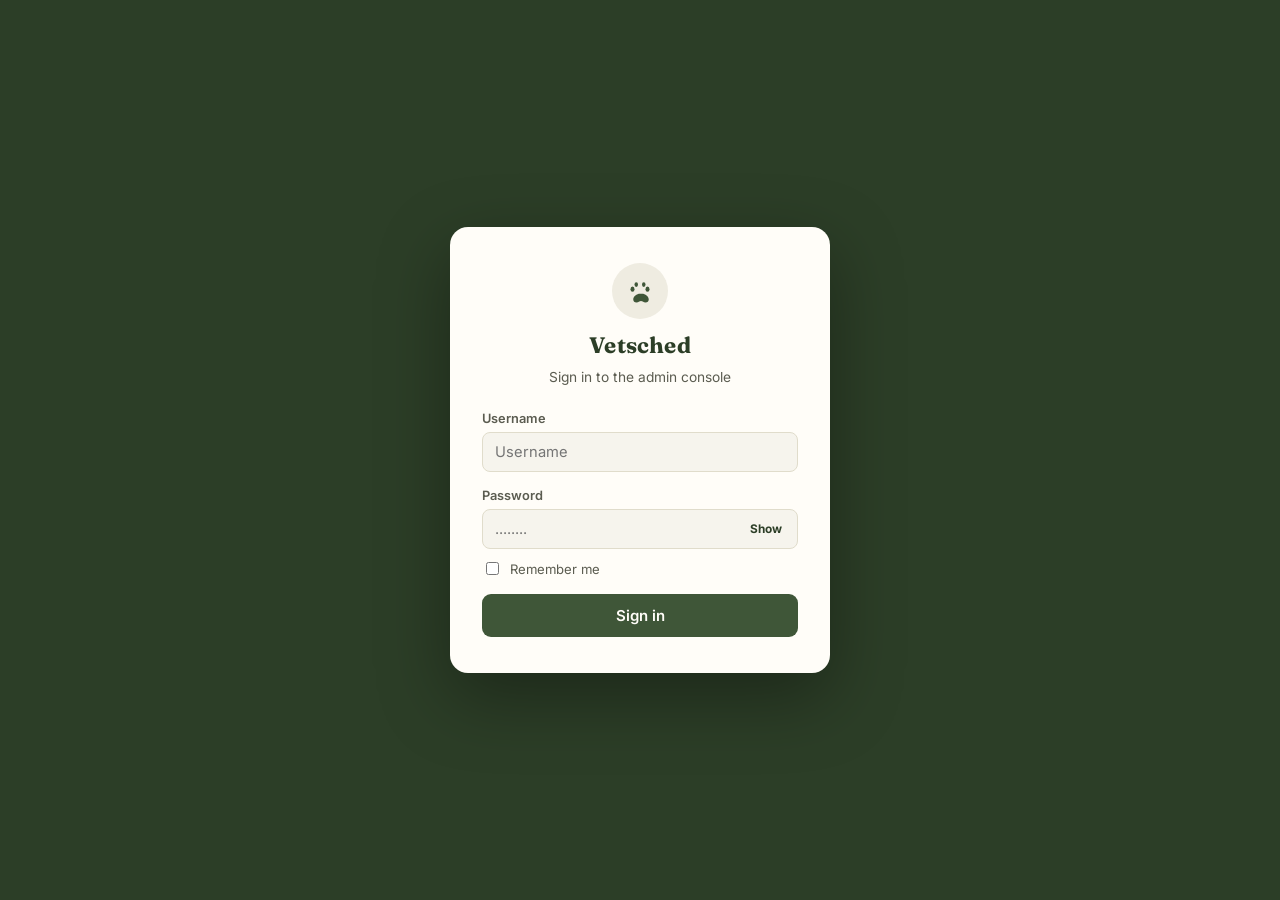
<file: index.html>
<!DOCTYPE html>
<html lang="en">
<head>
<meta charset="UTF-8">
<meta name="viewport" content="width=device-width, initial-scale=1.0">
<title>Vetsched Admin</title>
<link rel="preconnect" href="https://fonts.googleapis.com">
<link href="https://fonts.googleapis.com/css2?family=Fraunces:opsz,wght@9..144,400;9..144,500;9..144,600;9..144,700&family=Inter:wght@400;500;600;700&display=swap" rel="stylesheet">
<link rel="stylesheet" href="vetsched-admin.css">
</head>
<body>

<div class="login-screen" id="loginScreen">
  <div class="login-card">
    <div class="login-logo">
      <div class="login-logo-circle">
        <svg viewBox="0 0 24 24" fill="none"><path d="M12 14.2c-2.6 0-5.4 2-5.4 4.6 0 1.4 1.1 2.4 2.5 2.4.9 0 1.6-.4 2.3-.8.4-.3.9-.5 1.4-.5s1 .2 1.4.5c.7.4 1.4.8 2.3.8 1.4 0 2.5-1 2.5-2.4 0-2.6-2.8-4.6-5.4-4.6z" fill="#3f5638"/><ellipse cx="6" cy="10.5" rx="1.6" ry="2.1" fill="#3f5638"/><ellipse cx="18" cy="10.5" rx="1.6" ry="2.1" fill="#3f5638"/><ellipse cx="9" cy="6.8" rx="1.4" ry="1.9" fill="#3f5638"/><ellipse cx="15" cy="6.8" rx="1.4" ry="1.9" fill="#3f5638"/></svg>
      </div>
      <span class="brand-text">Vetsched</span>
    </div>
    <p class="login-sub">Sign in to the admin console</p>
    <div class="login-error" id="loginError">That username or password isn't right.</div>
    <div class="field">
      <label for="loginUser">Username</label>
      <input type="text" id="loginUser" placeholder="Username" autocomplete="username">
    </div>
    <div class="field password-field-wrap">
      <label for="loginPass">Password</label>
      <div class="password-input-wrap">
        <input type="password" id="loginPass" placeholder="........" autocomplete="current-password">
        <button type="button" class="password-toggle-btn" id="loginPasswordToggle" aria-label="Show password">Show</button>
      </div>
    </div>
    <label class="remember-row" for="rememberMe">
      <input type="checkbox" id="rememberMe">
      <span>Remember me</span>
    </label>
    <button class="login-submit" id="loginSubmit">Sign in</button>
  </div>
</div>

<div class="app" id="appRoot">
  <aside class="sidebar">
    <div class="brand-row">
      <div class="brand">
        <svg viewBox="0 0 24 24" fill="none"><path d="M12 14.2c-2.6 0-5.4 2-5.4 4.6 0 1.4 1.1 2.4 2.5 2.4.9 0 1.6-.4 2.3-.8.4-.3.9-.5 1.4-.5s1 .2 1.4.5c.7.4 1.4.8 2.3.8 1.4 0 2.5-1 2.5-2.4 0-2.6-2.8-4.6-5.4-4.6z" fill="#d7ddd0"/><ellipse cx="6" cy="10.5" rx="1.6" ry="2.1" fill="#d7ddd0"/><ellipse cx="18" cy="10.5" rx="1.6" ry="2.1" fill="#d7ddd0"/><ellipse cx="9" cy="6.8" rx="1.4" ry="1.9" fill="#d7ddd0"/><ellipse cx="15" cy="6.8" rx="1.4" ry="1.9" fill="#d7ddd0"/></svg>
        <span class="brand-text">Vetsched</span>
      </div>
      <button class="hamburger-btn" id="hamburgerBtn" title="Menu">
        <svg viewBox="0 0 24 24" fill="none" stroke="currentColor" stroke-width="2" stroke-linecap="round"><path d="M4 6h16"/><path d="M4 12h16"/><path d="M4 18h16"/></svg>
      </button>
      <div class="nav-menu" id="navMenu">
        <button class="nav-menu-item" id="navSubjects" data-view="subjects">
          <svg viewBox="0 0 24 24" fill="none" stroke="currentColor" stroke-width="2"><path d="M4 19.5A2.5 2.5 0 0 1 6.5 17H20"/><path d="M6.5 2H20v20H6.5A2.5 2.5 0 0 1 4 19.5v-15A2.5 2.5 0 0 1 6.5 2Z"/></svg>
          Subjects
        </button>
        <button class="nav-menu-item" id="navStudents" data-view="students">
          <svg viewBox="0 0 24 24" fill="none" stroke="currentColor" stroke-width="2"><path d="M20 21a8 8 0 0 0-16 0"/><circle cx="12" cy="7" r="4"/></svg>
          Students
        </button>
        <button class="nav-menu-item" id="navSettings" data-view="settings">
          <svg viewBox="0 0 24 24" fill="none" stroke="currentColor" stroke-width="2"><circle cx="12" cy="12" r="3"/><path d="M19.4 15a1.7 1.7 0 0 0 .3 1.9l.1.1-1.8 1.8-.1-.1a1.7 1.7 0 0 0-1.9-.3 1.7 1.7 0 0 0-1 1.6v.2h-2.6V20a1.7 1.7 0 0 0-1-1.6 1.7 1.7 0 0 0-1.9.3l-.1.1-1.8-1.8.1-.1a1.7 1.7 0 0 0 .3-1.9 1.7 1.7 0 0 0-1.6-1H6v-2.6h.2a1.7 1.7 0 0 0 1.6-1 1.7 1.7 0 0 0-.3-1.9l-.1-.1 1.8-1.8.1.1a1.7 1.7 0 0 0 1.9.3 1.7 1.7 0 0 0 1-1.6V5h2.6v.2a1.7 1.7 0 0 0 1 1.6 1.7 1.7 0 0 0 1.9-.3l.1-.1 1.8 1.8-.1.1a1.7 1.7 0 0 0-.3 1.9 1.7 1.7 0 0 0 1.6 1h.2v2.6h-.2a1.7 1.7 0 0 0-1.6 1Z"/></svg>
          Settings
        </button>
        <button class="nav-menu-item nav-logout-item" id="menuLogoutBtn">
          <svg viewBox="0 0 24 24" fill="none" stroke="currentColor" stroke-width="2"><path d="M10 17l5-5-5-5"/><path d="M15 12H3"/><path d="M21 19V5a2 2 0 0 0-2-2h-6"/></svg>
          Log out
        </button>
      </div>
    </div>

    <div id="sidebarBody"></div>

    <div class="sidebar-footer">
      <span id="loggedInAs">Admin console</span>
    </div>
  </aside>

  <main class="main">
    <div class="database-error" id="databaseError" role="alert" hidden>
      <span>Could not load data from PostgreSQL. Check your connection and try again.</span>
      <button type="button" id="retryDatabaseBtn">Retry</button>
    </div>
    <div class="main-inner" id="mainInner"></div>
  </main>
</div>

<!-- Subject modal -->
<div class="overlay" id="subjectOverlay">
  <div class="modal">
    <h3 id="subjectModalTitle">Add subject</h3>
    <div class="field">
      <label for="subjectCode">Subject code</label>
      <input type="text" id="subjectCode" placeholder="e.g. 101" maxlength="10">
      <div class="field-error" id="subjectCodeError">Give the subject a code.</div>
    </div>
    <div class="field">
      <label for="subjectName">Subject name</label>
      <input type="text" id="subjectName" placeholder="e.g. Small Animal Anatomy">
      <div class="field-error" id="subjectNameError">Give the subject a name.</div>
    </div>
    <div class="field">
      <label for="subjectYear">Year level</label>
      <select id="subjectYear">
        <option value="1">Year 1</option>
        <option value="2">Year 2</option>
        <option value="3">Year 3</option>
        <option value="4">Year 4</option>
        <option value="5">Year 5</option>
      </select>
    </div>
    <div class="field">
      <label for="subjectSemester">Semester</label>
      <select id="subjectSemester">
        <option value="1">Semester 1</option>
        <option value="2">Semester 2</option>
      </select>
    </div>
    <div class="modal-actions">
      <button class="btn-secondary" id="cancelSubject">Cancel</button>
      <button class="btn-primary" id="saveSubject">Save subject</button>
    </div>
  </div>
</div>

<!-- Section modal -->
<div class="overlay" id="sectionOverlay">
  <div class="modal">
    <h3 id="sectionModalTitle">Add section</h3>
    <div class="field">
      <label for="sectionType">Section name</label>
      <input type="text" id="sectionType" placeholder="e.g. Section A">
      <div class="field-error" id="sectionTypeError">Give the section a name.</div>
    </div>
    <div class="field">
      <label for="maxCapacity">Maximum capacity</label>
      <input type="number" id="maxCapacity" min="1" step="1" placeholder="e.g. 40">
      <div class="field-error" id="maxCapacityError">Enter a capacity greater than 0.</div>
    </div>
    <div class="modal-actions">
      <button class="btn-secondary" id="cancelSection">Cancel</button>
      <button class="btn-primary" id="saveSection">Save section</button>
    </div>
  </div>
</div>

<!-- Class modal -->
<div class="overlay" id="classOverlay">
  <div class="modal">
    <h3 id="classModalTitle">Add class</h3>
    <div class="field">
      <label for="classTypeInput">Class type</label>
      <select id="classTypeInput">
        <option value="Lecture">Lecture</option>
        <option value="Lab">Lab</option>
      </select>
    </div>
    <div class="field">
      <label>Day</label>
      <div class="day-picker" id="classDayPicker">
        <button type="button" class="class-day-toggle" data-day="Mon">Mon</button>
        <button type="button" class="class-day-toggle" data-day="Tue">Tue</button>
        <button type="button" class="class-day-toggle" data-day="Wed">Wed</button>
        <button type="button" class="class-day-toggle" data-day="Thu">Thu</button>
        <button type="button" class="class-day-toggle" data-day="Fri">Fri</button>
        <button type="button" class="class-day-toggle" data-day="Sat">Sat</button>
        <button type="button" class="class-day-toggle" data-day="Sun">Sun</button>
      </div>
      <div class="field-error" id="classDayError">Pick one day only.</div>
    </div>
    <div class="field-row">
      <div class="field"><label for="classStartTime">Start time</label><input type="time" id="classStartTime"></div>
      <div class="field"><label for="classEndTime">End time</label><input type="time" id="classEndTime"></div>
    </div>
    <div class="field-error" id="classTimeError">End time must be after start time.</div>
    <div class="field">
      <label for="classInstructor">Instructor</label>
      <select id="classInstructor"></select>
      <div class="field-error" id="classInstructorError">Select an instructor.</div>
    </div>
    <div class="field"><label for="classRoom">Room / location (optional)</label><input type="text" id="classRoom" placeholder="e.g. Surgery Hall 2"></div>
    <div class="modal-actions">
      <button class="btn-secondary" id="cancelClass">Cancel</button>
      <button class="btn-primary" id="saveClass">Save class</button>
    </div>
  </div>
</div>

<!-- Student modal -->
<div class="overlay" id="studentOverlay">
  <div class="modal">
    <h3 id="studentModalTitle">Add student</h3>
    <div class="field">
      <label for="studentId">Student ID</label>
      <input type="text" id="studentId" placeholder="e.g. 457">
      <div class="field-error" id="studentIdError">Give the student an ID.</div>
    </div>
    <div class="field">
      <label for="studentName">Student name</label>
      <input type="text" id="studentName" placeholder="e.g. Jamie Cruz">
      <div class="field-error" id="studentNameError">Give the student a name.</div>
    </div>
    <div class="modal-actions">
      <button class="btn-secondary" id="cancelStudent">Cancel</button>
      <button class="btn-primary" id="saveStudent">Save student</button>
    </div>
  </div>
</div>

<div class="toast" id="toast"></div>

<script src="vetsched-admin.js"></script>
</body>
</html>
</file>
<file: vetsched-admin.css>
:root{
  --forest: #3f5638;
  --forest-dark: #2c3e27;
  --sage: #7c9070;
  --cream: #f6f4ed;
  --cream-2: #efece1;
  --paper: #fffdf8;
  --charcoal: #2a2b24;
  --charcoal-soft: #5b5c50;
  --line: #e0dccb;
  --clay: #c9714f;
  --danger: #b5533a;
}
*{box-sizing:border-box;}
html,body{margin:0;padding:0;}
#appRoot{display:none;}
.field-error{display:none;}
body{
  font-family:'Inter',sans-serif;
  background:var(--cream);
  color:var(--charcoal);
  min-height:100vh;
  -webkit-font-smoothing:antialiased;
}
h1,h2,h3,.display{
  font-family:'Fraunces',serif;
  font-weight:600;
  letter-spacing:-0.01em;
  color:var(--forest-dark);
}
button{font-family:inherit;}

/* ---------- layout ---------- */
.app{display:flex;min-height:100vh;}

.sidebar{
  width:280px;
  flex-shrink:0;
  background:var(--forest-dark);
  color:var(--cream);
  display:flex;
  flex-direction:column;
  padding:24px 20px;
  position:relative;
}
.brand-row{
  display:flex;
  align-items:center;
  justify-content:space-between;
  margin-bottom:26px;
  padding-left:4px;
}
.brand{
  display:flex;
  align-items:center;
  gap:10px;
}
.brand svg{width:28px;height:28px;flex-shrink:0;}
.brand-text{
  font-family:'Fraunces',serif;
  font-weight:700;
  font-size:1.3rem;
  color:var(--paper);
  letter-spacing:0.01em;
}
.hamburger-btn{
  background:none;
  border:none;
  width:34px;height:34px;
  border-radius:8px;
  display:flex;align-items:center;justify-content:center;
  cursor:pointer;
  color:var(--cream);
  flex-shrink:0;
}
.hamburger-btn:hover{background:#3a4f34;}
.hamburger-btn svg{width:20px;height:20px;}

.nav-menu{
  position:absolute;
  top:64px;
  left:20px;
  right:20px;
  background:var(--paper);
  border-radius:12px;
  box-shadow:0 14px 40px rgba(0,0,0,0.28);
  padding:8px;
  z-index:40;
  display:none;
}
.nav-menu.open{display:block;}
.nav-menu-item{
  display:flex;
  align-items:center;
  gap:10px;
  width:100%;
  padding:11px 12px;
  border:none;
  background:none;
  border-radius:8px;
  cursor:pointer;
  font-size:0.92rem;
  font-weight:600;
  color:var(--charcoal);
  text-align:left;
}
.nav-menu-item svg{width:17px;height:17px;color:var(--charcoal-soft);flex-shrink:0;}
.nav-menu-item:hover{background:var(--cream-2);}
.nav-menu-item.active{background:var(--sage);color:var(--forest-dark);}
.nav-menu-item.active svg{color:var(--forest-dark);}
.nav-logout-item{color:var(--danger);}
.nav-logout-item svg{color:var(--danger);}
.settings-page{max-width:860px;padding-top:12px;}
.settings-header h1{margin:0 0 8px;font-size:2rem;}
.settings-header p{margin:0;color:var(--charcoal-soft);font-size:.92rem;}
.settings-card{margin-top:24px;padding:24px;border:1px solid #dfe7d5;border-radius:12px;background:var(--paper);box-shadow:0 1px 3px rgba(32,48,36,.04);}
.settings-card h2{margin:0 0 8px;font-size:1.15rem;color:var(--forest-dark);}
.settings-card p{margin:0;color:var(--charcoal-soft);font-size:.88rem;line-height:1.5;}
.settings-password-form{margin-top:18px;display:grid;gap:14px;}
.settings-form-actions{display:flex;justify-content:flex-start;}
.settings-success{display:block;color:#1e6b45;font-size:.82rem;font-weight:600;min-height:1.2em;}
.settings-danger{margin-top:32px;padding:24px;border:1px solid #e5b9aa;border-radius:12px;background:#fff8f4;display:flex;align-items:center;justify-content:space-between;gap:24px;}
.settings-danger h2{margin:0 0 6px;font-size:1.15rem;color:var(--danger);}
.settings-danger p{margin:0;color:var(--charcoal-soft);font-size:.88rem;line-height:1.5;max-width:580px;}
.danger-action-btn{border:1px solid var(--danger);border-radius:9px;background:var(--danger);color:var(--paper);padding:11px 16px;font-weight:600;cursor:pointer;white-space:nowrap;}
.danger-action-btn:hover{background:#963e2c;}

.add-subject-btn{
  width:100%;
  padding:11px 14px;
  background:var(--sage);
  color:var(--forest-dark);
  border:none;
  border-radius:10px;
  font-weight:600;
  font-size:0.92rem;
  cursor:pointer;
  margin-bottom:22px;
  transition:background .15s ease, transform .1s ease;
}
.year-select-label{display:block;color:#a9b6a0;font-size:.72rem;margin:0 0 6px 4px;}
.year-select{width:100%;padding:9px 32px 9px 11px;margin-bottom:16px;border:1px solid #52664b;border-radius:8px;background:var(--forest-dark);color:#d7ddd0;font:600 .82rem Inter,sans-serif;cursor:pointer;}
.year-select:focus{outline:2px solid var(--sage);outline-offset:1px;}
.add-subject-btn:hover{background:#8fa382;}
.add-subject-btn:active{transform:scale(0.98);}

.sidebar-label{
  font-size:0.72rem;
  color:#a9b6a0;
  margin:6px 0 10px 4px;
}
.subject-list{
  list-style:none;
  margin:0;padding:0;
  display:flex;
  flex-direction:column;
  gap:4px;
  overflow-y:auto;
}
.subject-item{
  display:flex;
  align-items:center;
  justify-content:space-between;
  gap:8px;
  padding:11px 12px;
  border-radius:9px;
  cursor:pointer;
  color:#d7ddd0;
  font-size:0.93rem;
  transition:background .12s ease;
}
.subject-item:hover{background:#3a4f34;}
.subject-item.active{background:var(--sage);color:var(--forest-dark);font-weight:600;}
.subject-item .sname{
  overflow:hidden;text-overflow:ellipsis;white-space:nowrap;
}
.subject-item .scount{
  font-size:0.75rem;
  opacity:0.75;
  flex-shrink:0;
}
.empty-sidebar{
  color:#8b9a83;
  font-size:0.85rem;
  padding:10px 4px;
  line-height:1.5;
}
.sidebar-note{
  color:#8b9a83;
  font-size:0.85rem;
  padding:10px 4px;
  line-height:1.55;
}

.sidebar-footer{
  margin-top:auto;
  padding-top:18px;
  border-top:1px solid #3a4f34;
  font-size:0.75rem;
  color:#8b9a83;
  display:flex;
  align-items:center;
  gap:6px;
}

/* ---------- main ---------- */
.main{
  flex:1;
  padding:40px 48px;
  overflow-y:auto;
}
.main-inner{max-width:880px;margin:0 auto;}
.database-error{
  max-width:880px;
  margin:0 auto 18px;
  padding:14px 16px;
  border:1px solid #d9a6a0;
  border-radius:10px;
  background:#fff1ef;
  color:#792d27;
  display:flex;
  align-items:center;
  justify-content:space-between;
  gap:16px;
}
.database-error[hidden]{display:none;}
.database-error button{
  border:0;
  border-radius:7px;
  padding:8px 13px;
  background:#792d27;
  color:white;
  font:inherit;
  font-weight:600;
  cursor:pointer;
}

.topbar{
  display:flex;
  justify-content:space-between;
  align-items:flex-start;
  margin-bottom:34px;
  gap:20px;
}
.subject-heading h1{
  font-size:2rem;
  margin:0 0 6px 0;
}
.subject-meta{
  display:flex;
  gap:10px;
  align-items:center;
  flex-wrap:wrap;
}
.code-pill{
  background:var(--cream-2);
  border:1px solid var(--line);
  color:var(--charcoal-soft);
  font-size:0.8rem;
  padding:4px 11px;
  border-radius:100px;
  font-weight:600;
  letter-spacing:0.02em;
}
.year-pill{background:#eef1ea;border:1px solid #d6dfd0;color:var(--forest);font-size:.8rem;padding:4px 11px;border-radius:100px;font-weight:600;}
.topbar-actions{display:flex;gap:8px;flex-shrink:0;}
.icon-btn{
  background:var(--paper);
  border:1px solid var(--line);
  width:36px;height:36px;
  border-radius:9px;
  display:flex;align-items:center;justify-content:center;
  cursor:pointer;
  color:var(--charcoal-soft);
  transition:background .12s ease, color .12s ease;
}
.icon-btn:hover{background:var(--cream-2);color:var(--forest-dark);}
.icon-btn.danger:hover{background:#f6e6e0;color:var(--danger);}
.icon-btn svg{width:16px;height:16px;}

.section-head{
  display:flex;
  justify-content:space-between;
  align-items:center;
  margin-bottom:16px;
}
.section-head h2{font-size:1.15rem;margin:0;}
.section-controls{display:flex;align-items:center;gap:8px;}
.section-controls select{padding:9px 30px 9px 10px;border:1px solid var(--line);border-radius:9px;background:var(--paper);color:var(--charcoal-soft);font:600 .82rem Inter,sans-serif;}
.section-controls select{display:none;}
.add-section-btn{
  background:var(--forest);
  color:var(--paper);
  border:none;
  padding:10px 16px;
  border-radius:9px;
  font-weight:600;
  font-size:0.88rem;
  cursor:pointer;
  display:flex;align-items:center;gap:6px;
  transition:background .12s ease;
}
.add-section-btn:hover{background:var(--forest-dark);}

.sections-list{
  display:flex;
  flex-direction:column;
  gap:10px;
}
.section-card{
  background:var(--paper);
  border:1px solid var(--line);
  border-radius:12px;
  padding:16px 18px;
  display:flex;
  justify-content:space-between;
  align-items:center;
  gap:16px;
}
.section-main{display:flex;flex-direction:column;gap:6px;min-width:0;}
.section-title-row{display:flex;align-items:center;gap:10px;}
.section-type{
  font-weight:600;
  font-size:1rem;
  color:var(--forest-dark);
}
.section-days{
  display:flex;gap:4px;
}
.day-chip{
  font-size:0.68rem;
  font-weight:700;
  color:var(--sage);
  background:#eef1ea;
  border-radius:5px;
  padding:2px 5px;
}
.section-sub{
  display:flex;
  gap:16px;
  color:var(--charcoal-soft);
  font-size:0.86rem;
  flex-wrap:wrap;
}
.section-sub span{display:flex;align-items:center;gap:5px;}
.section-sub svg{width:14px;height:14px;flex-shrink:0;opacity:0.7;}
.section-actions{display:grid!important;grid-template-columns:repeat(3,minmax(0,1fr));gap:6px;flex-shrink:0;align-self:flex-start;min-width:174px;}
.section-actions > .icon-btn:not(.add-class-btn){width:54px;min-width:0;padding-left:8px;padding-right:8px;text-align:center;}
.section-actions .add-class-btn{order:10;grid-column:1 / -1;display:block;width:100%;min-width:112px;margin-top:4px;background:#b7d66f;color:#24351f;border-color:#9fbe58;font-weight:700;padding-left:14px;padding-right:14px;}
.section-actions .add-class-btn:hover{background:#a8cb5e;border-color:#8eaf4b;}
.section-toggle-open{background:#2f6f45;color:#fff;border-color:#2f6f45;}
.section-toggle-open:hover{background:#245738;border-color:#245738;}
.section-toggle-close{background:#b33a3a;color:#fff;border-color:#b33a3a;}
.section-toggle-close:hover{background:#8f2c2c;border-color:#8f2c2c;}

.empty-state{
  text-align:center;
  padding:70px 20px;
  color:var(--charcoal-soft);
}
.empty-state .paw{
  width:52px;height:52px;
  margin:0 auto 16px auto;
  opacity:0.35;
}
.empty-state h3{color:var(--forest-dark);margin:0 0 8px 0;font-size:1.2rem;}
.empty-state p{margin:0 0 20px 0;font-size:0.92rem;max-width:38ch;margin-left:auto;margin-right:auto;line-height:1.55;}
.empty-state button{
  background:var(--forest);
  color:var(--paper);
  border:none;
  padding:11px 20px;
  border-radius:9px;
  font-weight:600;
  cursor:pointer;
  font-size:0.9rem;
}
.empty-state button:hover{background:var(--forest-dark);}

.no-subject-selected{
  height:calc(100vh - 80px);
  display:flex;
  flex-direction:column;
  align-items:center;
  justify-content:center;
  text-align:center;
  color:var(--charcoal-soft);
}
.no-subject-selected svg{width:56px;height:56px;opacity:0.3;margin-bottom:14px;}
.no-subject-selected h2{margin:0 0 6px 0;}
.no-subject-selected p{margin:0 0 20px 0;font-size:0.93rem;}

/* ---------- students view ---------- */
.students-header{
  display:flex;
  justify-content:space-between;
  align-items:flex-start;
  margin-bottom:26px;
  gap:20px;
}
.students-header h1{font-size:2rem;margin:0 0 6px 0;}
.students-header p{color:var(--charcoal-soft);margin:0;font-size:0.93rem;}
.search-row{
  display:flex;
  gap:10px;
  margin-bottom:22px;
}
.search-box{
  flex:1;
  position:relative;
}
.search-box svg{
  position:absolute;
  left:13px;top:50%;
  transform:translateY(-50%);
  width:16px;height:16px;
  color:var(--charcoal-soft);
  pointer-events:none;
}
.search-box input{
  width:100%;
  padding:11px 14px 11px 38px;
  border:1px solid var(--line);
  border-radius:9px;
  font-family:inherit;
  font-size:0.92rem;
  background:var(--paper);
  color:var(--charcoal);
}
.search-box input:focus{outline:2px solid var(--sage);outline-offset:1px;}
.add-student-btn{
  background:var(--forest);
  color:var(--paper);
  border:none;
  padding:0 18px;
  border-radius:9px;
  font-weight:600;
  font-size:0.9rem;
  cursor:pointer;
  white-space:nowrap;
}
.add-student-btn:hover{background:var(--forest-dark);}

.students-table{
  background:var(--paper);
  border:1px solid var(--line);
  border-radius:12px;
  overflow:hidden;
}
.student-row{
  display:flex;
  align-items:center;
  justify-content:space-between;
  padding:14px 18px;
  gap:14px;
  border-bottom:1px solid var(--line);
}
.student-row:last-child{border-bottom:none;}
.student-info{display:flex;align-items:center;gap:14px;min-width:0;}
.student-avatar{
  width:38px;height:38px;
  border-radius:50%;
  background:var(--cream-2);
  color:var(--forest);
  display:flex;align-items:center;justify-content:center;
  font-weight:700;
  font-size:0.88rem;
  flex-shrink:0;
}
.student-name{font-weight:600;color:var(--forest-dark);font-size:0.95rem;}
.student-id{color:var(--charcoal-soft);font-size:0.82rem;}
.student-actions{display:flex;gap:6px;flex-shrink:0;}
.view-schedule-btn{border:1px solid var(--forest);border-radius:8px;background:var(--paper);color:var(--forest-dark);padding:8px 11px;font:600 .8rem Inter,sans-serif;cursor:pointer;}
.view-schedule-btn:hover{background:#eef1ea;}
.student-entry{border-bottom:1px solid var(--line);}
.student-entry:last-child{border-bottom:none;}
.student-entry .student-row{border-bottom:none;}
.student-schedule{margin:0 18px 14px 70px;border:1px solid #d6dfd0;border-radius:9px;overflow:hidden;background:#fafbf8;}
.student-schedule-title{padding:9px 12px;background:#eef1ea;color:var(--forest-dark);font-size:.8rem;font-weight:700;}
.student-schedule-row{padding:10px 12px;border-top:1px solid #dfe7d5;color:var(--charcoal-soft);font-size:.8rem;line-height:1.55;}
.student-schedule-row strong{color:var(--forest-dark);}
.student-schedule-empty{margin:0 18px 14px 70px;padding:12px;border:1px dashed var(--line);border-radius:9px;color:var(--charcoal-soft);font-size:.84rem;}
.no-results{
  text-align:center;
  padding:60px 20px;
  color:var(--charcoal-soft);
}
.no-results h3{color:var(--forest-dark);margin:0 0 6px 0;}
.no-results p{margin:0;font-size:0.9rem;}

/* ---------- modal ---------- */
.overlay{
  position:fixed;inset:0;
  background:rgba(42,43,36,0.42);
  display:none;
  align-items:center;justify-content:center;
  z-index:50;
  padding:20px;
}
.overlay.open{display:flex;}
.modal{
  background:var(--paper);
  border-radius:16px;
  width:100%;
  max-width:440px;
  max-height:88vh;
  overflow-y:auto;
  padding:28px 26px;
  box-shadow:0 20px 60px rgba(0,0,0,0.25);
}
.modal.schedule-conflict{
  border:2px solid var(--danger);
  animation:refuseSchedule .45s ease both;
}
.modal.schedule-conflict .btn-primary{
  background:var(--danger);
}
@keyframes refuseSchedule{
  0%,100%{transform:translateX(0);}
  20%{transform:translateX(-10px);}
  40%{transform:translateX(8px);}
  60%{transform:translateX(-6px);}
  80%{transform:translateX(4px);}
}
.modal h3{margin:0 0 20px 0;font-size:1.3rem;}
.field{margin-bottom:16px;}
.field label{
  display:block;
  font-size:0.8rem;
  font-weight:600;
  color:var(--charcoal-soft);
  margin-bottom:6px;
}
.field input[type=text],
  .field input[type=password],
.field input[type=time],
.field textarea,
.field select{
  width:100%;
  padding:10px 12px;
  border:1px solid var(--line);
  border-radius:8px;
  font-family:inherit;
  font-size:0.92rem;
  background:var(--cream);
  color:var(--charcoal);
}
.field textarea{resize:vertical;min-height:60px;}
.field input:focus,.field textarea:focus,.field select:focus{
  outline:2px solid var(--sage);
  outline-offset:1px;
}
.field-row{display:flex;gap:12px;}
.field-row .field{flex:1;}
.day-picker{display:flex;gap:6px;flex-wrap:wrap;}
.day-toggle{
  width:40px;height:36px;
  border-radius:8px;
  border:1px solid var(--line);
  background:var(--cream);
  color:var(--charcoal-soft);
  font-size:0.78rem;
  font-weight:700;
  cursor:pointer;
}
.day-toggle.on{
  background:var(--forest);
  border-color:var(--forest);
  color:var(--paper);
}
.class-day-toggle{
  width:40px;height:36px;
  border-radius:8px;
  border:1px solid var(--line);
  background:var(--cream);
  color:var(--charcoal-soft);
  font-size:0.78rem;
  font-weight:700;
  cursor:pointer;
}
.class-day-toggle.on{background:var(--forest);border-color:var(--forest);color:var(--paper);}
.section-class-list{display:flex;flex-direction:column;gap:6px;margin-top:8px;color:var(--charcoal-soft);font-size:.82rem;}
.section-remaining{margin-top:3px;color:var(--charcoal-soft);font-size:.86rem;}
.section-class-row{display:flex;gap:10px;flex-wrap:wrap;align-items:center;padding:7px 9px;background:var(--cream-2);border-radius:7px;}
.section-class-row strong{color:var(--forest-dark);min-width:58px;}
.edit-class-btn{margin-left:auto;border:1px solid var(--line);border-radius:7px;background:var(--paper);color:var(--forest-dark);padding:5px 9px;cursor:pointer;font-size:.76rem;font-weight:600;}
.edit-class-btn:hover{background:var(--cream);}
.delete-class-btn{border:1px solid #e0b8b8;border-radius:7px;background:var(--paper);color:#a33b3b;padding:5px 9px;cursor:pointer;font-size:.76rem;font-weight:600;}
.delete-class-btn:hover{background:#fff0f0;}
.section-empty-class{font-style:italic;}
.modal-actions{
  display:flex;
  justify-content:flex-end;
  gap:10px;
  margin-top:22px;
}
.btn-secondary{
  background:none;
  border:1px solid var(--line);
  color:var(--charcoal-soft);
  padding:10px 18px;
  border-radius:9px;
  cursor:pointer;
  font-weight:600;
  font-size:0.9rem;
}
.btn-secondary:hover{background:var(--cream-2);}
.btn-primary{
  background:var(--forest);
  color:var(--paper);
  border:none;
  padding:10px 18px;
  border-radius:9px;
  cursor:pointer;
  font-weight:600;
  font-size:0.9rem;
}
.btn-primary:hover{background:var(--forest-dark);}
.field-error{color:var(--danger);font-size:0.78rem;margin-top:5px;}

.toast{
  position:fixed;
  bottom:24px;left:50%;
  transform:translateX(-50%) translateY(20px);
  background:var(--forest-dark);
  color:var(--paper);
  padding:12px 20px;
  border-radius:10px;
  font-size:0.88rem;
  font-weight:500;
  opacity:0;
  pointer-events:none;
  transition:opacity .2s ease, transform .2s ease;
  z-index:100;
}
.toast.show{opacity:1;transform:translateX(-50%) translateY(0);}

@media (max-width: 820px){
  .app{flex-direction:column;}
  .sidebar{width:100%;padding:16px 18px;}
  .subject-list,.add-subject-btn,.sidebar-footer,.sidebar-label,.sidebar-note{display:none;}
  .main{padding:24px 20px;}
}

/* ---------- login ---------- */
.login-screen{
  min-height:100vh;
  display:flex;
  align-items:center;
  justify-content:center;
  background:var(--forest-dark);
  padding:20px;
}
.login-card{
  background:var(--paper);
  border-radius:18px;
  width:100%;
  max-width:380px;
  padding:36px 32px;
  box-shadow:0 24px 70px rgba(0,0,0,0.35);
}
.login-logo{
  display:flex;
  flex-direction:column;
  align-items:center;
  gap:12px;
  margin-bottom:28px;
}
.login-logo-circle{
  width:56px;height:56px;
  border-radius:50%;
  background:var(--cream-2);
  display:flex;align-items:center;justify-content:center;
}
.login-logo-circle svg{width:30px;height:30px;}
.login-logo .brand-text{color:var(--forest-dark);font-size:1.4rem;}
.login-sub{
  text-align:center;
  color:var(--charcoal-soft);
  font-size:0.86rem;
  margin:-18px 0 26px 0;
}
.login-error{
  background:#f6e6e0;
  color:var(--danger);
  font-size:0.85rem;
  padding:10px 12px;
  border-radius:8px;
  margin-bottom:16px;
  display:none;
}
.login-error.show{display:block;}
.password-field-wrap{margin-bottom:10px;}
.password-input-wrap{position:relative;}
.password-input-wrap input{padding-right:60px !important;}
.password-toggle-btn{
  position:absolute;
  right:10px;
  top:50%;
  transform:translateY(-50%);
  border:none;
  background:transparent;
  color:var(--forest-dark);
  font-size:0.74rem;
  font-weight:700;
  cursor:pointer;
  padding:4px 6px;
}
.remember-row{
  display:flex;
  align-items:center;
  gap:8px;
  color:var(--charcoal-soft);
  font-size:0.82rem;
  cursor:pointer;
  margin:2px 0 12px;
}
.remember-row input{accent-color:var(--forest);}
.login-submit{
  width:100%;
  background:var(--forest);
  color:var(--paper);
  border:none;
  padding:12px 16px;
  border-radius:9px;
  font-weight:600;
  font-size:0.94rem;
  cursor:pointer;
  margin-top:4px;
}
.login-submit:hover{background:var(--forest-dark);}
.logout-btn{
  margin-left:auto;
  background:none;
  border:none;
  color:#a9b6a0;
  font-size:0.75rem;
  font-weight:600;
  cursor:pointer;
  text-decoration:underline;
}
.logout-btn:hover{color:var(--cream);}
</file>
